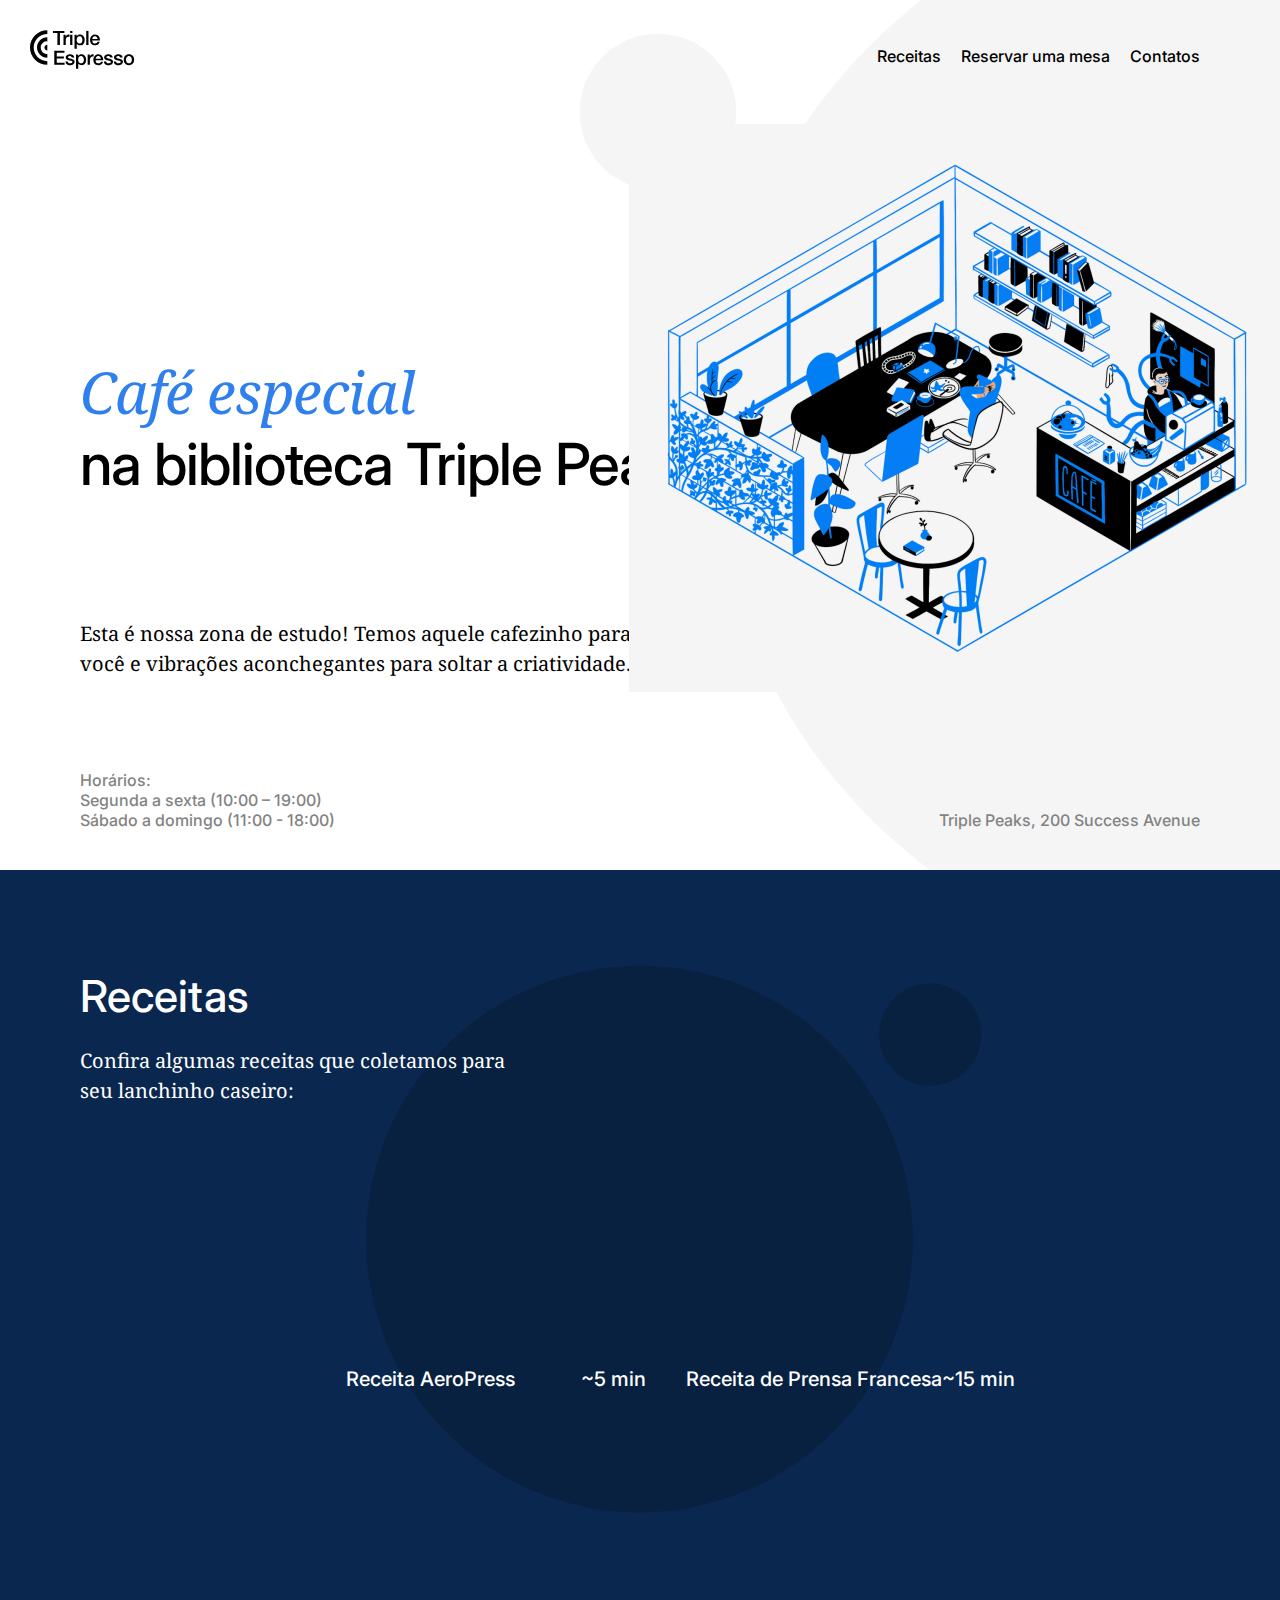
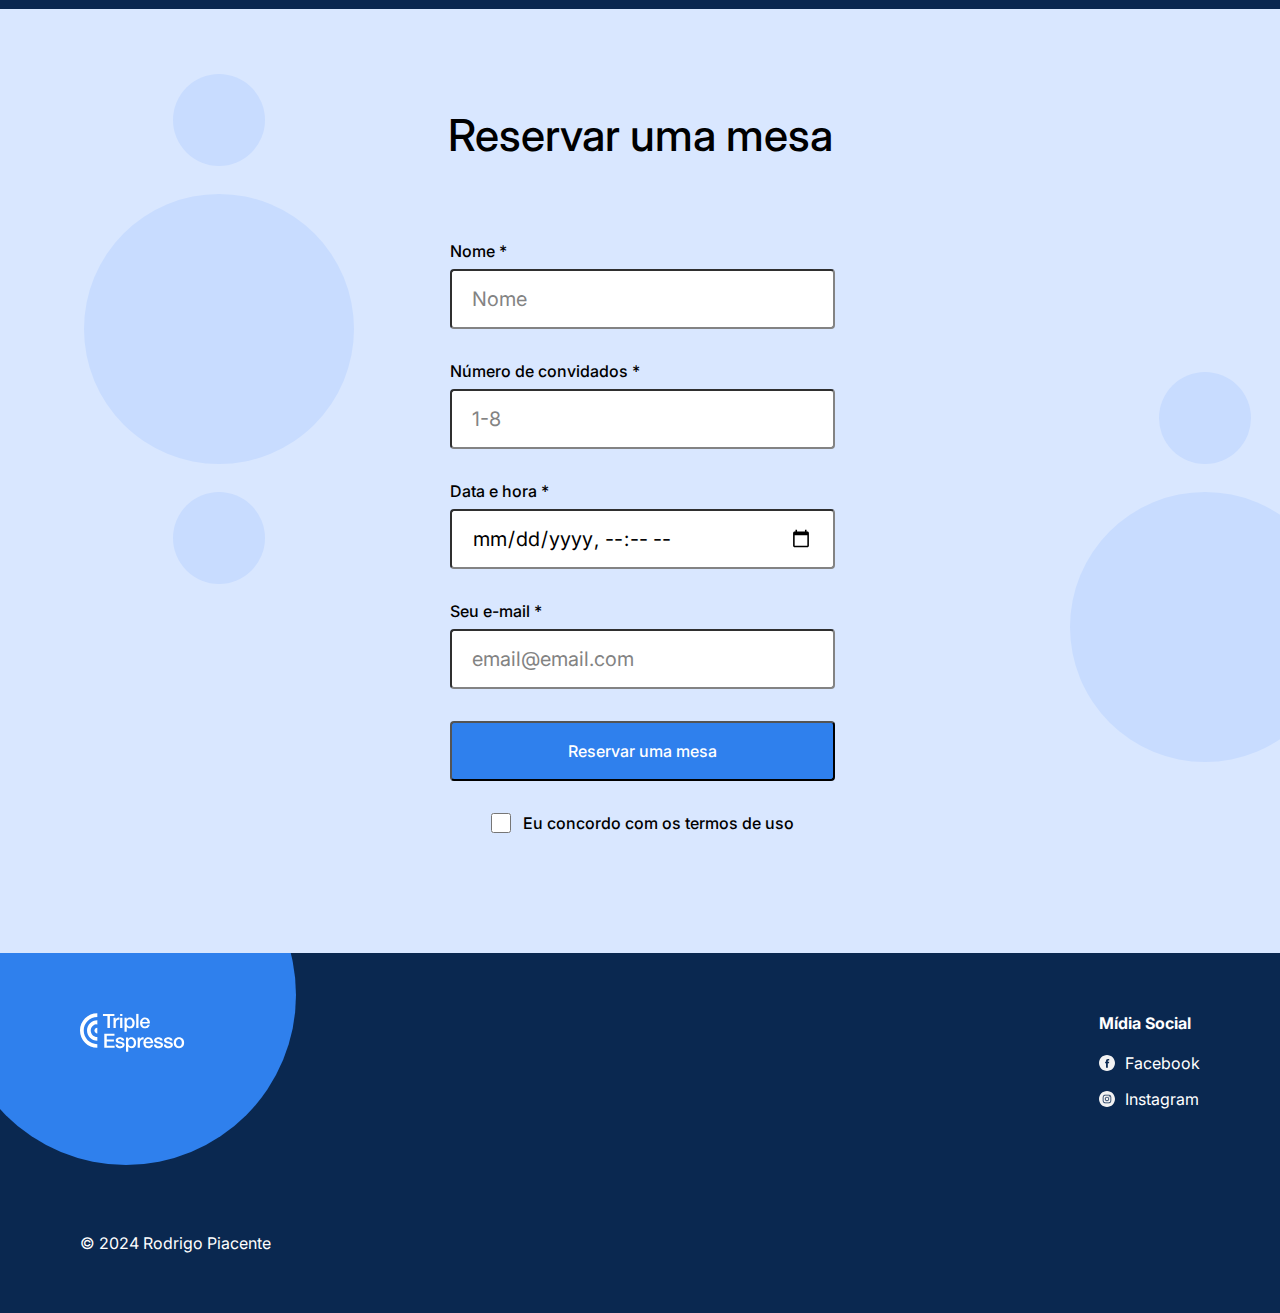
<file: index.html>
<!DOCTYPE html>
<html lang="pt">
  <head>
    <meta charset="UTF-8" />
    <meta name="viewport" content="width=device-width, initial-scale=1.0" />
    <meta name="author" content="Rodrigo Savi Piacente" />
    <meta name="description" content="Homepage da Cafeteria" />
    <meta name="keywords" content="Café, cafeteria, coffee" />
    <link rel="stylesheet" href="./pages/index.css" />
    <link rel="shortcut icon" href="favicon.ico" />
    <link rel="preconnect" href="https://fonts.googleapis.com/" />
    <link rel="preconnect" href="https://fonts.gstatic.com/" crossorigin />
    <link
      href="https://fonts.googleapis.com/css2?family=Inter:wght@100..900&family=Noto+Serif:ital,wght@0,100..900;1,100..900&display=swap"
      rel="stylesheet"/>
    <title>Café</title>
  <body>
    <div class="page">
      <header class="header">
        <nav class="nav">
          <img
            src="./images/logo_coffeeshop_dark.svg"
            alt="Logotipo da Cafeteria Triple Espresso"
            class="nav__logo"
          />
          <ul class="nav__links">
            <li>
              <a href="#recipes" class="nav__link">Receitas</a>
            </li>
            <li>
              <a href="#reservation" class="nav__link">Reservar uma mesa</a>
            </li>
            <li>
              <a href="#footer" class="nav__link">Contatos</a>
            </li>
          </ul>
        </nav>
            <h1 class="header__title"><span class="header__span-accent">Café especial</span>na biblioteca Triple Peaks</h1>
            <p class="header__description">
              Esta é nossa zona de estudo! Temos aquele cafezinho para energizar você e vibrações aconchegantes para soltar a criatividade.
            </p>
          <img
            src="./images/inside_coffee_shop.png"
            alt="Ilustração 'Dentro da cafeteria'"
            class="header__image"
          />
        <div class="header__footer">
          <div class="header__hours">
            <p class="header__paragraph">Horários:</p>
            <p class="header__paragraph">Segunda a sexta (10:00 – 19:00)</p>
            <p class="header__paragraph">Sábado a domingo (11:00 - 18:00)</p>
          </div>
          <p class="header__paragraph header__address">Triple Peaks, 200 Success Avenue</p>
        </div>
      </header>
      <main class="content">
        <section id="recipes" class="recipes">
          <div class="recipes__content">
              <h2 class="recipes__title">Receitas</h2>
              <p class="recipes__subtitle">Confira algumas receitas que coletamos para seu lanchinho caseiro:</p>
            <div class="recipes__videos">
              <div class="recipes__video-item">
               <iframe class="recipes__iframe" src="https://www.youtube.com/embed/j6VlT_jUVPc?si=c_Moixocrp7o4s5B" title="The Ultimate AeroPress Technique on Youtube" allow="accelerometer; autoplay; clipboard-write; encrypted-media; gyroscope; picture-in-picture; web-share" referrerpolicy="strict-origin-when-cross-origin" allowfullscreen></iframe>
               <div class="recipes__video-caption">
                <p>Receita AeroPress</p>
                <p>~5 min</p>
              </div>
              </div>
             <div class="recipes__video-item">
                <iframe class="recipes__iframe" src="https://www.youtube.com/embed/st571DYYTR8?si=wBvTsDYf1yGVkB-w" title="The Ultimate French Press Technique on Youtube" allow="accelerometer; autoplay; clipboard-write; encrypted-media; gyroscope; picture-in-picture; web-share" referrerpolicy="strict-origin-when-cross-origin" allowfullscreen></iframe>
                <div class="recipes__video-caption">
                  <p>Receita de Prensa Francesa</p>
                  <p>~15 min</p>
                </div>
              </div>
            </div>
          </div>
        </section>
        <section id="reservation" class="reservation">
          <h2 class="reservation__title">Reservar uma mesa</h2>
          <form class="reservation__form form">
            <fieldset class="form__fieldset">
              <!-- Item Nome -->
              <label for="name" class="form__label">Nome *</label>
              <input id="name" class="form__input" type="text" placeholder="Nome" required>
              <!-- Item Convidados -->
              <label for="guest" class="form__label">Número de convidados *</label>
              <input id="guest" class="form__input" type="number" placeholder="1-8" min="1" max="8" required>
              <!-- Item Data e Hora -->
              <label for="date" class="form__label">Data e hora *</label>
              <input id="date" class="form__input" type="datetime-local" required>
              <!-- Item E-mail -->
              <label for="email" class="form__label">Seu e-mail *</label>
              <input id="email" class="form__input" type="email" placeholder="email@email.com" required>
              <!-- Item Botão -->
              <button type="submit" class="form__button">Reservar uma mesa</button>
              <!-- Item Termos de Uso -->
              <label for="terms" class="form__label form__label_terms">
              <input type="checkbox" name="terms" id="terms" class="form__checkbox" value="terms" required>
              Eu concordo com os termos de uso</label>
            </fieldset>
          </form>
        </section>
      </main>
      <footer id="footer" class="footer">
        <div class="footer__content">
          <img
          src="./images/logo_coffeeshop_light.svg"
          alt="logo white"
          class="footer__logo"
          />
          <div class="footer__circle"></div>
          <div class="footer__social">
            <h4 class="footer__social-heading">Mídia Social</h4>
              <ul class="footer__list">
                <li class="footer__list-item">
                  <a href="#" class="footer__social-link">
                    <img
                      src="./images/facebook_white.svg"
                      class="footer__social-icon"
                      alt="facebook logo"
                    />
                    Facebook
                  </a>
                </li>
                <li class="footer__list-item">
                  <a href="#" class="footer__social-link">
                    <img
                      src="./images/instagram_white.svg"
                      class="footer__social-icon"
                      alt="facebook logo"
                    />
                    Instagram
                  </a>
                </li>
              </ul>
          </div>
        </div>
        <p class="footer__copyright">© 2024 Rodrigo Piacente</p>
      </footer>
    </div>
  </body>
</html>
</file>
<file: pages/index.css>
@import url("../vendor/normalize.css");
@import url("../blocks/footer.css");
@import url("../blocks/form.css");
@import url("../blocks/header.css");
@import url("../blocks/nav.css");
@import url("../blocks/page.css");
@import url("../blocks/recipes.css");
@import url("../blocks/reservation.css");
@import url("../blocks/fonts.css");
</file>
